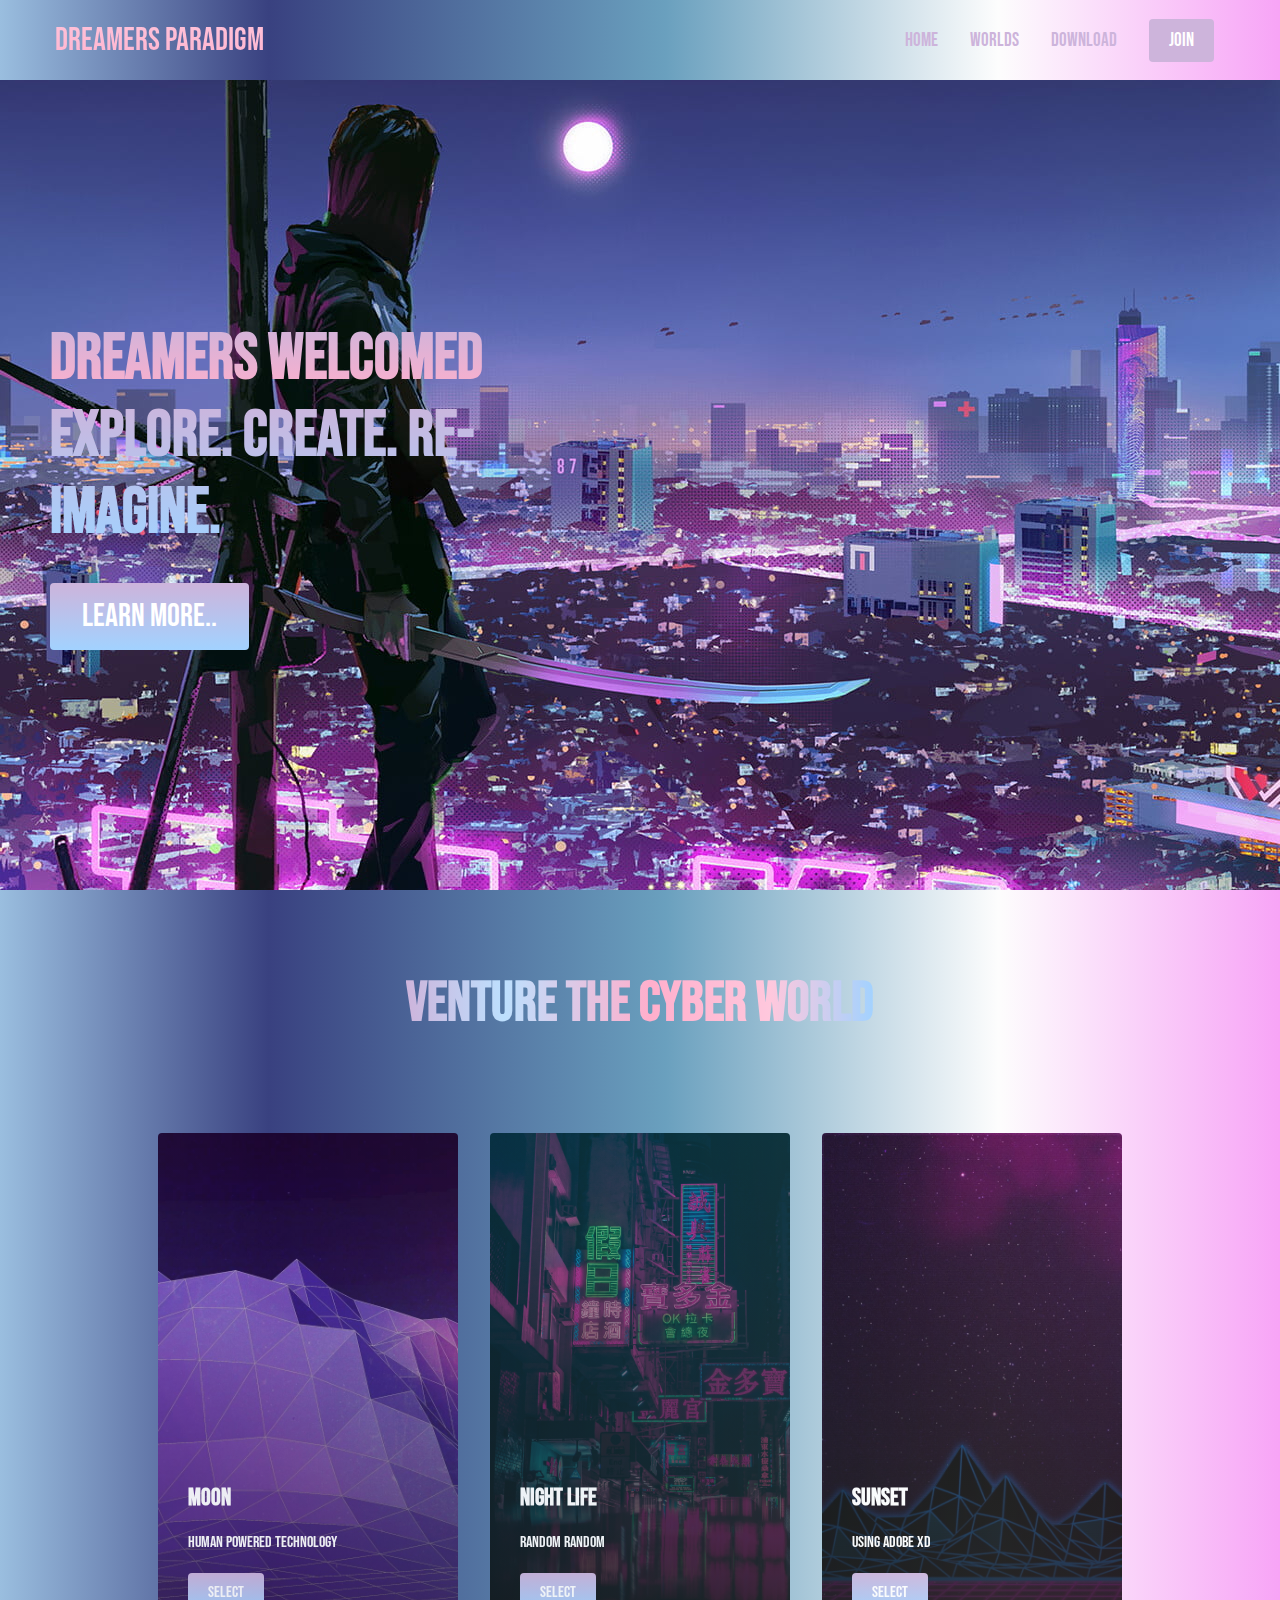
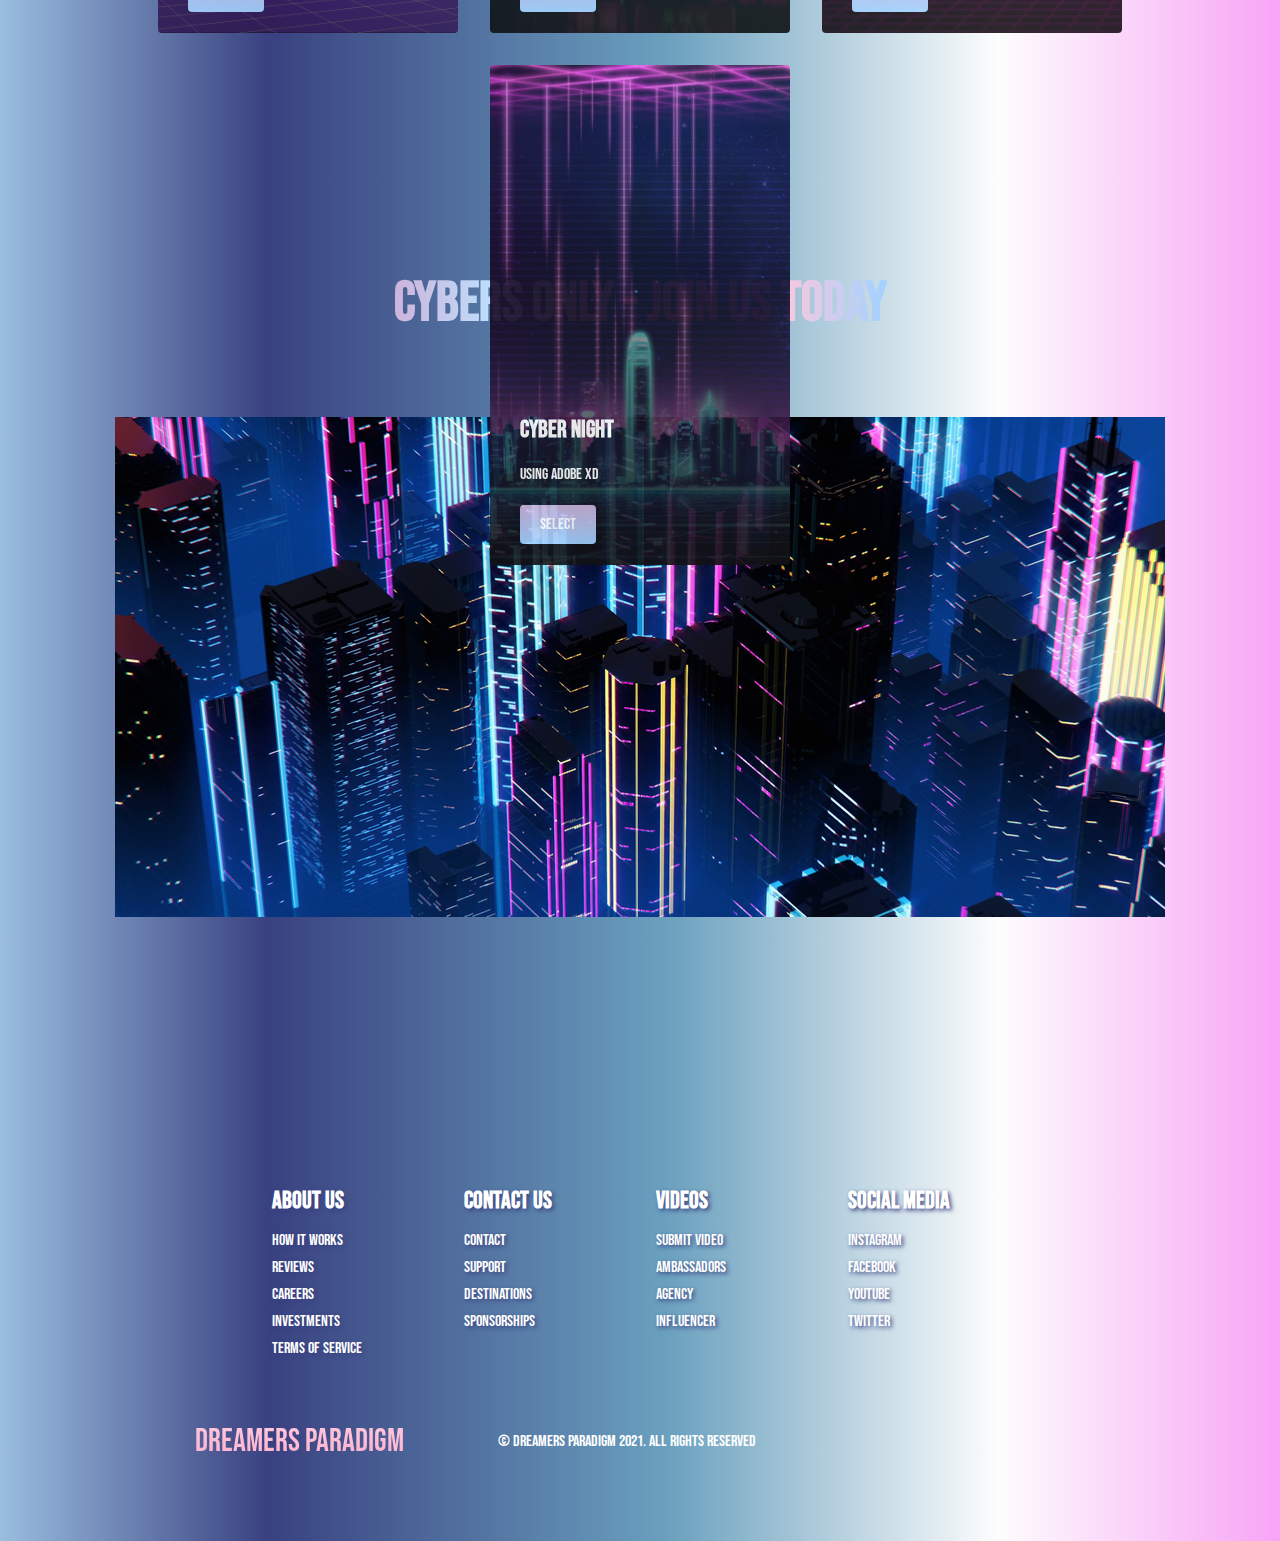
<file: index.html>
<!DOCTYPE html>
<html lang="en">

<head>
    <meta charset="UTF-8">
    <meta http-equiv="X-UA-Compatible" content="IE=edge">
    <meta name="viewport" content="width=device-width, initial-scale=1.0">

    <title>Dreamers Paradigm</title>

    <link rel="stylesheet" href="style.css">

    <link rel="shortcut icon" type="images/ico" href="images/favicon.ico" />

    <link rel="stylesheet" href="https://use.fontawesome.com/releases/v5.15.4/css/all.css"
        integrity="sha384-DyZ88mC6Up2uqS4h/KRgHuoeGwBcD4Ng9SiP4dIRy0EXTlnuz47vAwmeGwVChigm" crossorigin="anonymous">

</head>

<body>
    <!-- SECTION nav -->
    <section id="home"></section>
    <nav class="navbar">
        <div class="navbar-container">
            <a href="index.html" id="navbar-logo"><i class="fas fa-cloud"></i>&nbsp;Dreamers Paradigm</a>
            <div class="navbar-toggle" id="mobile-menu">
                <span class="bar"></span>
                <span class="bar"></span>
                <span class="bar"></span>
            </div>
            <!--NOTE this div is what we will target in JS for the functioning mobile menu-->
            <ul class="navbar-menu">
                <li class="navbar-item">
                    <a href="#home" class="navbar-links"> Home </a>
                </li>
                <li class="navbar-item">
                    <a href="#worlds" class="navbar-links"> Worlds </a>
                </li>
                <li class="navbar-item">
                    <a href="dream.html" class="navbar-links"> Download </a>
                </li>
                <li class="navbar-btn">
                    <a href="#" class="button"> Join</a>
                </li>
            </ul>
        </div>
    </nav>

    <!-- SECTION hero -->
    <div class="main">
        <div class="main-container">
            <div class="main-content">
                <h1>Dreamers welcomed</h1>
                <h2>EXPLORE. CREATE. RE-IMAGINE.</h2>
                <!-- <p>See all the possibilities</p> -->
                <button class="main-btn"><a href="about.html">Learn more..</a></button>
            </div>
            <!-- <div class="main-img-container">
                <img src="images/cloudy-removebg-preview.png" alt="mainCloud" class="main-img">
            </div> -->
        </div>
    </div>

    <!-- SECTION services -->
    <section id="worlds"></section>
    <div class="services">
        <h1>Venture the cyber world</h1>
        <div class="services-container">
            <div class="services-card">
                <h2>Moon</h2>
                <p>Human powered technology</p>
                <button><a href="#">Select</a></button>
            </div>
            <div class="services-card">
                <h2>Night life</h2>
                <p>Random Random</p>
                <button><a href="#">Select</a></button>
            </div>
            <div class="services-card">
                <h2>Sunset</h2>
                <p>Using adobe XD</p>
                <button><a href="#">Select</a></button>
            </div>
            <div class="services-card">
                <h2>Cyber Night</h2>
                <p>Using adobe XD</p>
                <button><a href="#">Select</a></button>
            </div>
        </div>
    </div>

    <div class="aside">
        <h1>Cybers only - Join us today</h1>
        <div class="aside-container">
            <div class="aside-img">
                <!-- <img src="images/nightS.jpg" alt="nightImage"> -->
            </div>
        </div>
    </div>


    <!-- Footer Section -->
    <div class="footer-container">
        <div class="footer-links">
            <div class="footer-link-wrapper">
                <div class="footer-link-items">
                    <h2>About Us</h2>
                    <a href="/sign__-up">How it works</a>
                    <a href="/">Reviews</a>
                    <a href="/">Careers</a>
                    <a href="/">Investments</a>
                    <a href="/">Terms of Service</a>
                </div>
                <div class="footer-link-items">
                    <h2>Contact Us</h2>
                    <a href="/">Contact</a>
                    <a href="/">Support</a>
                    <a href="/">Destinations</a>
                    <a href="/">Sponsorships</a>
                </div>
            </div>
            <div class="footer-link-wrapper">
                <div class="footer-link-items">
                    <h2>Videos</h2>
                    <a href="/">Submit Video</a>
                    <a href="/">Ambassadors</a>
                    <a href="/">Agency</a>
                    <a href="/">Influencer</a>
                </div>
                <div class="footer-link-items">
                    <h2>Social Media</h2>
                    <a href="/">Instagram</a>
                    <a href="/">Facebook</a>
                    <a href="/">Youtube</a>
                    <a href="/">Twitter</a>
                </div>
            </div>
        </div>
        <section class="social-media">
            <div class="social-media-wrap">
                <div class="footer-logo">
                    <a href="index.html" id="navbar-logo"><i class="fas fa-cloud"></i>&nbsp;Dreamers Paradigm</a>
                </div>
                <p class="website-rights">© dreamers paradigm 2021. All rights reserved</p>
                <div class="social-icons">
                    <a class="social-icon-link" href="/" target="_blank" aria-label="Facebook">
                        <i class="fab fa-facebook"></i>
                    </a>
                    <a class="social-icon-link" href="/" target="_blank" aria-label="Instagram">
                        <i class="fab fa-instagram"></i>
                    </a>
                    <a class="social-icon-link"
                        href="//www.youtube.com/channel/UCsKsymTY_4BYR-wytLjex7A?view_as=subscriber" target="_blank"
                        aria-label="Youtube">
                        <i class="fab fa-youtube"></i>
                    </a>
                    <a class="social-icon-link" href="/" target="_blank" aria-label="Twitter">
                        <i class="fab fa-twitter"></i>
                    </a>
                    <a class="social-icon-link" href="/" target="_blank" aria-label="LinkedIn">
                        <i class="fab fa-linkedin"></i>
                    </a>
                </div>
            </div>
        </section>
    </div>

    <audio controls autoplay loop hidden>
        <source src="Octavian x Skepta - Papi Chulo (Instrumental).mp3" type="audio/mpeg">
    </audio>

    <script>
        alert("! music is played on this webpage !");
    </script>
    <script src="script.js"></script>
</body>

</html>
</file>
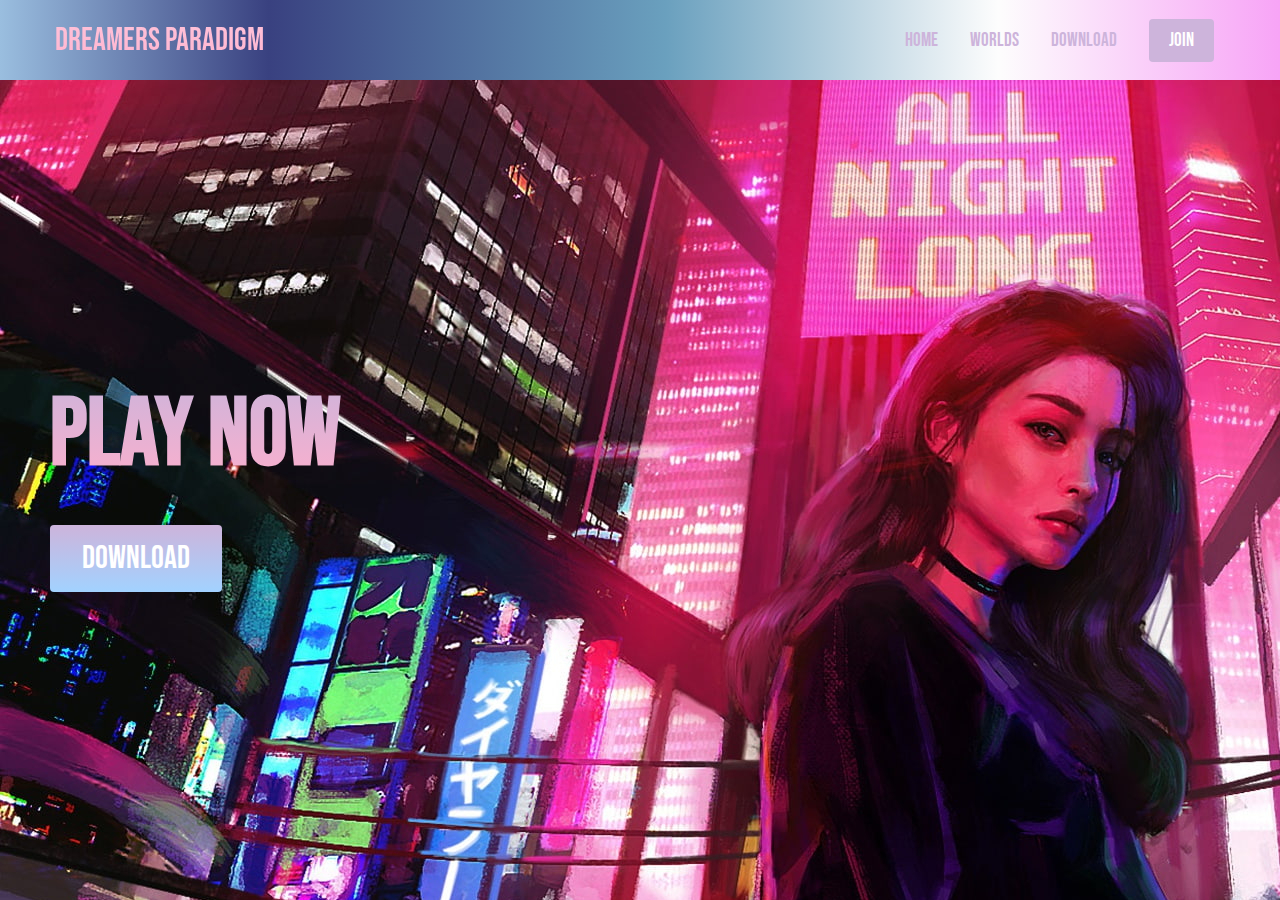
<file: dream.html>
<!DOCTYPE html>
<html lang="en">
  <head>
    <meta charset="UTF-8" />
    <meta name="viewport" content="width=device-width, initial-scale=1.0" />
    <title>Dreamers Paradigm</title>

    <link rel="stylesheet" href="style2.css" />

    <link rel="shortcut icon" type="images/ico" href="images/favicon.ico" />

    <link rel="stylesheet" href="https://use.fontawesome.com/releases/v5.15.4/css/all.css"
    integrity="sha384-DyZ88mC6Up2uqS4h/KRgHuoeGwBcD4Ng9SiP4dIRy0EXTlnuz47vAwmeGwVChigm" crossorigin="anonymous">

  </head>

  <body>
    <nav class="navbar">
      <div class="navbar-container">
        <a href="index.html" id="navbar-logo"><i class="fas fa-cloud"></i>&nbsp;Dreamers Paradigm</a>
        <div class="navbar-toggle" id="mobile-menu">
          <span class="bar"></span> 
          <span class="bar"></span>
          <span class="bar"></span>
        </div>
        <ul class="navbar-menu">
          <li class="navbar-item">
            <a href="index.html" class="navbar-links">Home</a>
          </li>
          <li class="navbar-item">
            <a href="#" class="navbar-links">Worlds</a>
          </li>
          <li class="navbar-item">
            <a href="dream.html" class="navbar-links"> Download </a>
        </li>
          <li class="navbar-btn">
            <a href="#" class="button">Join</a>
          </li>
        </ul>
      </div>
    </nav>

    <div class="main">
      <div class="main-container">
        <div class="main-content">
          <h1>Play now</h1>
          <!-- <p>A.I Technologies</p> -->
          <button class="main-btn"><a href="#">Download</a></button>
        </div>
        <div class="main-img-container">
          <!-- <img id="main-img" src="images/pic2.jpg" /> -->
        </div>
      </div>
    </div>

    <script src="script.js"></script>
  </body>
</html>
</file>
<file: style.css>
@import url('https://fonts.googleapis.com/css2?family=Rampart+One&display=swap');
/* header/logo font-family: 'Rampart One', cursive; */
@import url('https://fonts.googleapis.com/css2?family=Caveat:wght@500&display=swap');
/* italic notes font-family: 'Caveat', cursive; */
@import url('https://fonts.googleapis.com/css2?family=Jua&display=swap');
/* bold font font-family: 'Jua', sans-serif; */
@import url('https://fonts.googleapis.com/css2?family=Cutive+Mono&display=swap');
/* font-family: 'Cutive Mono', monospace; */
@import url('https://fonts.googleapis.com/css2?family=Bebas+Neue&display=swap');
/* font-family: 'Bebas Neue', cursive; */


* {
    box-sizing: border-box;
    margin: 0;
    padding: 0;
    font-family: 'Bebas Neue', cursive;
}

body {
    background-image: url(images/wallpaperflare.com_wallpaper\ \(1\).jpg);
}

#navbar-logo {
    font-family: 'Bebas Neue', cursive;
}

.navbar {
    background-image: linear-gradient(to right, #F7A4F6 0%, #9ABEDF 0%, #394180 21%,  #6AA0BE 52%, #FDFDFD 78%, #F7A4F6 100% );
    height: 80px;
    display: flex; /*NOTE puts items onto a row*/
    justify-content: center;
    align-items: center;
    /* NOTE  1 rem is equivalent to 16px*/
    font-size: 1.2rem;
    position: sticky;
    top: 0;
    /* NOTE #999 is used to ensure that no matter where you are on the site that this element will always remain above */
    z-index: 999;
}

.navbar-container {
    display: flex;
    justify-content: space-between;
    height: 80px;
    z-index: 1;
    width: 100%;
    max-width: 1300px;
    margin: 0 auto;
    padding: 0 50px;
}

#navbar-logo {
    /* FIXME change colors */
    background-color: #cdb4db;
    background-image: linear-gradient(to top, #ffafcc 0%, #ffc8dd 100%);
    background-size: 100%;
    -webkit-background-clip: text;
    -moz-background-clip: text;
    -webkit-text-fill-color: transparent;
    -moz-text-fill-color: transparent;
    display: flex;
    align-items: center;
    /* NOTE creates hand motion when an element is hovered over */
    cursor: pointer;
    text-decoration: none;
    font-size: 2rem;
}

.navbar-menu {
    display: flex;
    align-items: center;
    list-style-type: none;
    text-align: center;
}

.navbar-item {
    height: 80px;
}

.navbar-links {
    color: #cdb4db;
    display: flex;
    align-items: center;
    justify-content: center;
    text-decoration: none;
    padding: 0 1rem;
    height: 100%;
}

.navbar-btn {
    display: flex;
    justify-content: center;
    align-items: center;
    padding: 0 1rem;
    width: 100%;
}

.button {
    display: flex;
    justify-content: center;
    align-items: center;
    text-decoration: none;
    padding: 10px 20px;
    height: 100%;
    width: 100%;
    border: none;
    outline: none;
    border-radius: 4px;
    /* FIXME colors */
    background: #cdb4db;
    color: #fff;
}

/* FIXME colors */

.button:hover {
    background: #a2d2ff;
    transition: all 0.3s ease;
}

.navbar-links:hover {
    color: #bde0fe;
    transition: all 0.3s ease;
}

@media screen and (max-width: 960px) {
    .navbar-container {
        display: flex;
        justify-content: space-between;
        height: 80px;
        z-index: 1;
        width: 100%;
        max-width: 1300px;
        padding: 0;
    }

    .navbar-menu {
        display: grid;
        grid-template-columns: auto;
        margin: 0;
        width: 100%;
        position: absolute;
        /* NOTE ensures that the navbar menu will never be seen */
        top: -1000px;
        opacity: 0;
        transition: all 0.5s ease;
        height: 50vh;
        z-index: -1;
        background: #131313;
    }

    .navbar-menu.active {
        background: #131313;
        top: 100%;
        opacity: 1;
        transition: all 0.5s ease;
        z-index: 99;
        height: 50vh;
        font-size: 1.6rem;
    }

    #navbar-logo {
        padding-left: 25px;
    }

    .navbar-toggle .bar {
        width: 25px;
        height: 3px;
        margin: 5px auto;
        transition: all 0.3s ease-in-out;
        background: #fff;
    }

    .navbar-item {
        width: 100%;
    }

    .navbar-links {
        text-align: center;
        padding: 2rem;
        width: 100%;
        display: table;
    }

    #mobile-menu {
        position: absolute;
        top: 20%;
        right: 5%;
        transform: translate(5%,20%);
    }

    .navbar-btn {
        padding-bottom: 2rem;
    }

    .button {
        display: flex;
        justify-content: center;
        align-items: center;
        width: 80%;
        height: 80px;
        margin: 0;
    }
/* NOTE creates a bar on the right side */
    .navbar-toggle .bar {
        display: block;
        cursor: pointer;
    }

/* REVIEW */
/* NOTE creates animation for the mobile menu */
    /* NOTE targets the second child */
    #mobile-menu.is-active .bar:nth-child(2){
        opacity: 0;

    }
    #mobile-menu.is-active .bar:nth-child(1){
        transform: translateY(8px) rotate(45deg);
        
    }
    #mobile-menu.is-active .bar:nth-child(3){
        transform: translateY(-8px) rotate(-45deg);
        
    }
}

/* SECTION hero */

/* .main {
    background-color: #cdb4db;
} */

.main-container {
    display: grid;
    grid-template-columns: 1fr 1fr;
    align-items: center;
    justify-self: center;
    height: 90vh;
    /* background-color: #cdb4db; */
    z-index: 1;
    width: 100%;
    max-width: 1300px;
    padding: 0 50px;
}

.main-content h1 {
    font-size: 4rem;
    background-color: #bde0fe;
    background-image: linear-gradient(to top, #ffafcc 0%, #cdb4db 100%);
    background-size: 100%;
    -webkit-background-clip: text;
    -moz-background-clip: text;
    -webkit-text-fill-color: transparent;
    -moz-text-fill-color: transparent;
}

.main-content h1:hover, .main-content h1:active {
  font-size: 5rem;
}

.main-content h2 {
    font-size: 4rem;
    background-color: #bde0fe;
    background-image: linear-gradient(to top, #a2d2ff 0%, #cdb4db 100%);
    background-size: 100%;
    -webkit-background-clip: text;
    -moz-background-clip: text;
    -webkit-text-fill-color: transparent;
    -moz-text-fill-color: transparent;
}

.main-content h2:hover, .main-content h2:active {
  font-size: 5rem;
}

/* .main-content p {
    margin-top: 1rem;
    font-size: 2rem;
    font-weight: 700;
    color: white;
}

.main-content p:hover, .main-content p:active {
  font-size: 2rem;
} */

.main-btn {
    font-size: 2rem;
    background-image: linear-gradient(to top, #a2d2ff 0%, #cdb4db 100%);
    padding: 14px 32px; 
    border: none;
    border-radius: 4px;
    color: #fff;
    margin-top: 2rem;
    cursor: pointer;
    position: relative;
    transition: all 0.35s;
    outline: none;
}

/* NOTE removes underline */
.main-btn a {
    position: relative;
    z-index: 2;
    color: #fff;
    text-decoration: none;
}

.main-btn:after {
    position: absolute;
    content: '';
    top: 0;
    left: 0;
    width: 0;
    height: 100%;
    background: #a2d2ff;
    transition: all 0.35s;
    border-radius: 4px;
}

.main-btn:hover {
    color: #fff;
}

.main-btn:hover:after {
    width: 100%;
}

.main-img-container {
    text-align: center;
}

#main-img {
    height: 80%;
    width: 80%;
}

/* Mobile Responsiveness */
@media screen and (max-width: 768px) {
    .main-container {
        display: grid;
        grid-template-columns: auto;
        align-items: center;
        justify-self: center;
        width: 100%;
        margin: 0 auto;
        height: 90vh;
    }

    .main-content {
        text-align: center;
        margin-bottom: 4rem;
    }

    .main-content h1 {
        font-size: 2.5rem;
        margin-top: 2rem;
    }

    .main-content h2 {
        font-size: 3rem;
    }

    .main-content p {
        margin-top: 1rem;
        font-size: 1.5rem;
    }
}

/* NOTE this is for smaller screens */
@media screen and (max-width: 480px) {
    .main-content h1 {
        font-size: 2rem;
        margin-top: 3rem;
    }

    .main-content h2 {
        font-size: 2rem;
    }

    .main-content p {
        margin-top: 2rem;
        font-size: 1.5rem;
    }

    .main-btn {
        padding: 12px 36px;
        margin: 2.5rem 0;
    }
}

.main-img-container img {
    width: 140%;
    height: 200%;
}

/* SECTION services */

.services {
    background-image: linear-gradient(to right, #F7A4F6 0%, #9ABEDF 0%, #394180 21%,  #6AA0BE 52%, #FDFDFD 78%, #F7A4F6 100% );
    display: flex;
    flex-direction: column;
    align-items: center;
    height: 100vh;
}

.services h1 {
    background-color: #ff8177;
    background-image: linear-gradient(to right, #a2d2ff 0%, #cdb4db 0%, #bde0fe 21%,  #ffafcc 52%, #ffc8dd 78%, #a2d2ff 100% );
    background-size: 100%;
    margin-top: 5rem;
    margin-bottom: 5rem;
    font-size: 3.5rem;
    -webkit-background-clip: text;
    -moz-background-clip: text;
    -webkit-text-fill-color: transparent;
    -moz-text-fill-color: transparent;
}

.services h1:hover, .services h1:active {
  font-size: 4rem;
}

.services-container {
    display: flex;
    justify-content: center;
    flex-wrap: wrap;
}

.services-card {
    margin: 1rem;
    /* height: 525px;
    width: 400px; */
    height: 500px;
    width: 300px;
    border-radius: 4px;
    /* NOTE background to make it darker so users can read text */
    background-image: linear-gradient(
        to bottom,
        rgba(0, 0, 0, 0) 0%,
        rgba(17, 17, 17, 0.6) 100%
      ),
      url('/images/nightSun.jpg');
      background-size: cover;
      /* NOTE to position the text where you want it */
      position: relative;
      color: #fff;
}

.services-card {
    opacity: 0.9;
}

.services-card:nth-child(2) {
    background-image: linear-gradient(
        to bottom,
        rgba(0, 0, 0, 0) 0%,
        rgba(17, 17, 17, 0.9) 100%
      ),
      url('/images/sean-foley-qwlkNzlDf5I-unsplash.jpg');
}

.services-card:nth-child(3) {
    background-image: linear-gradient(
        to bottom,
        rgba(0, 0, 0, 0) 0%,
        rgba(17, 17, 17, 0.9) 100%
      ),
      url('/images/brightSun.jpg');
}

.services-card:nth-child(4) {
    background-image: linear-gradient(
        to bottom,
        rgba(0, 0, 0, 0) 0%,
        rgba(17, 17, 17, 0.9) 100%
      ),
      url('/images/vapoR.jpg');
}

.services-card h2 {
    position: absolute;
    /* NOTE brings it down to #px */
    top: 350px;
    left: 30px;
}

.services-card p {
    position: absolute;
    top: 400px;
    left: 30px;
}

.services-card button {
    color: #fff;
    padding: 10px 20px;
    border: none;
    outline: none;
    border-radius: 4px;
    background-image: linear-gradient(to top, #a2d2ff 0%, #cdb4db 100%);
    position: absolute;
    top: 440px;
    left: 30px;
    font-size: 1rem;
}

.services-card button:hover {
    cursor: pointer;
}

/* NOTE removes underline */
.services-card button a {
  position: relative;
  z-index: 2;
  color: #fff;
  text-decoration: none;
}

/* NOTE effect increases size when hovered */
.services-card:hover {
    transform: scale(1.075);
    transition: 0.2s ease-in;
    cursor: pointer;
}

@media screen and (max-width: 960px) {
    .services {
      height: 1600px;
    }
  
    .services h1 {
      font-size: 2rem;
      margin-top: 12rem;
    }
  }
   /* NOTE for smaller screen */
  @media screen and (max-width: 480px) {
    .services {
      height: 1400px;
    }
  
    .services h1 {
      font-size: 1.2rem;
    }
  
    .services-card {
      width: 300px;
    }
  }

  /* SECTION aside */
  /* FIXME */
  .aside {
    background-image: linear-gradient(to right, #F7A4F6 0%, #9ABEDF 0%, #394180 21%,  #6AA0BE 52%, #FDFDFD 78%, #F7A4F6 100%);
    display: flex;
    flex-direction: column;
    align-items: center;
    height: 100vh;
}

.aside h1 {
    background-color: #ff8177;
    background-image: linear-gradient(to right, #a2d2ff 0%, #cdb4db 0%, #bde0fe 21%,  #ffafcc 52%, #ffc8dd 78%, #a2d2ff 100% );
    background-size: 100%;
    margin-top: 5rem;
    margin-bottom: 5rem;
    font-size: 3.5rem;
    -webkit-background-clip: text;
    -moz-background-clip: text;
    -webkit-text-fill-color: transparent;
    -moz-text-fill-color: transparent;
}

.aside h1:hover, .aside h1:active {
  font-size: 4rem;
}

/* .aside-container {
} */

/* NOTE for image and hover */
.aside-img {
  background-image: url(images/nightS_1050x500.jpg);
  height: 500px;
  width: 1050px;
}

.aside-img:hover {
  background-image: url(images/personView_1050x500.jpg);
  transition: 0.2s ease-in;
  cursor: pointer;
}


  @media screen and (max-width: 960px) {
    .aside {
      height: 1600px;
    }
  
    .aside h1 {
      font-size: 2rem;
      margin-top: 12rem;
    }
  }
  
  @media screen and (max-width: 480px) {
    .aside {
      height: 1400px;
    }
  
    .aside h1 {
      font-size: 1.2rem;
    }

    .aside-img {
      width: 300px;
    }

    .aside-img:hover {
      width: 300px;
    }
  }


  /* SECTION footer */

.footer-container {
    background-image: linear-gradient(to right, #F7A4F6 0%, #9ABEDF 0%, #394180 21%,  #6AA0BE 52%, #FDFDFD 78%, #F7A4F6 100% );
    padding: 5rem 0;
    display: flex;
    flex-direction: column;
    justify-content: center;
    align-items: center;
    /* margin-top: 300px; */
  }
  
  #footer-logo {
    color: #fff;
    display: flex;
    align-items: center;
    cursor: pointer;
    text-decoration: none;
    font-size: 2rem;
  }
  
  .footer-links {
    width: 100%;
    max-width: 1000px;
    display: flex;
    justify-content: center;
  }
  
  .footer-link-wrapper {
    display: flex;
  }
  
  .footer-link-items {
    display: flex;
    flex-direction: column;
    align-items: flex-start;
    margin: 16px;
    text-align: left;
    width: 160px;
    box-sizing: border-box;
  }
  
  .footer-link-items h2 {
    margin-bottom: 16px;
  }
  
  
  .footer-link-items > h2 {
    color: #fff;
    text-shadow: 2px 2px 4px #394180;
  }
  
  .footer-link-items a {
    color: #fff;
    text-decoration: none;
    margin-bottom: 0.5rem;
    text-shadow: 2px 2px 4px #394180;
  }
  
  .footer-link-items a:hover {
    color: #a2d2ff;
    transition: 0.3s ease-out;
  }
  
  /* SECTION social */

  .social-icon-link {
    color: #fff;
    font-size: 24px;
  }
  
  .social-media {
    max-width: 1000px;
    width: 100%;
  }
  
  .social-media-wrap {
    display: flex;
    justify-content: space-between;
    align-items: center;
    width: 90%;
    max-width: 1000px;
    margin: 40px auto 0 auto;
  }
  
  .social-icons {
    display: flex;
    justify-content: space-between;
    align-items: center;
    width: 240px;
  }
  
  .social-logo {
    color: #fff;
    justify-self: start;
    margin-left: 20px;
    cursor: pointer;
    text-decoration: none;
    font-size: 2rem;
    display: flex;
    align-items: center;
    margin-bottom: 16px;
  }
  
  .website-rights {
    color: #fff;
  }
  
  @media screen and (max-width: 820px) {
    .footer-links {
      padding-top: 2rem;
    }
  
    #footer-logo {
      margin-bottom: 2rem;
    }
  
    .website-rights {
      margin-bottom: 2rem;
    }
  
    .footer-link-wrapper {
      flex-direction: column;
    }
  
    .social-media-wrap {
      flex-direction: column;
    }
  }
  
  @media screen and (max-width: 480px) {
    .footer-link-items {
      margin: 0;
      padding: 10px;
      width: 100%;
    }
  }

  /* SECTION custom scroll bar */

  /* width */
::-webkit-scrollbar {
  width: 15px;
}

/* Track */
::-webkit-scrollbar-track {
  box-shadow: inset 0 0 5px grey;
  border-radius: 10px;
}

/* Handle */
::-webkit-scrollbar-thumb {
  background: #394180;
  border-radius: 10px;
}

/* Handle on hover */
::-webkit-scrollbar-thumb:hover {
  background: #6AA0BE;
}
</file>
<file: style2.css>
@import url('https://fonts.googleapis.com/css2?family=Rampart+One&display=swap');
/* header/logo font-family: 'Rampart One', cursive; */
@import url('https://fonts.googleapis.com/css2?family=Caveat:wght@500&display=swap');
/* italic notes font-family: 'Caveat', cursive; */
@import url('https://fonts.googleapis.com/css2?family=Jua&display=swap');
/* bold font font-family: 'Jua', sans-serif; */
@import url('https://fonts.googleapis.com/css2?family=Cutive+Mono&display=swap');
/* font-family: 'Cutive Mono', monospace; */
@import url('https://fonts.googleapis.com/css2?family=Bebas+Neue&display=swap');
/* font-family: 'Bebas Neue', cursive; */


* {
    box-sizing: border-box;
    margin: 0;
    padding: 0;
    font-family: 'Bebas Neue', cursive;
}

body {
    background-image: url(images/wallpaperflare.com_wallpaper.jpg);
}

#navbar-logo {
    font-family: 'Bebas Neue', cursive;
}

.navbar {
    background-image: linear-gradient(to right, #F7A4F6 0%, #9ABEDF 0%, #394180 21%,  #6AA0BE 52%, #FDFDFD 78%, #F7A4F6 100% );
    height: 80px;
    display: flex; /*NOTE puts items onto a row*/
    justify-content: center;
    align-items: center;
    /* NOTE  1 rem is equivalent to 16px*/
    font-size: 1.2rem;
    position: sticky;
    top: 0;
    /* NOTE #999 is used to ensure that no matter where you are on the site that this element will always remain above */
    z-index: 999;
}

.navbar-container {
    display: flex;
    justify-content: space-between;
    height: 80px;
    z-index: 1;
    width: 100%;
    max-width: 1300px;
    margin: 0 auto;
    padding: 0 50px;
}

#navbar-logo {
    /* FIXME change colors */
    background-color: #cdb4db;
    background-image: linear-gradient(to top, #ffafcc 0%, #ffc8dd 100%);
    background-size: 100%;
    -webkit-background-clip: text;
    -moz-background-clip: text;
    -webkit-text-fill-color: transparent;
    -moz-text-fill-color: transparent;
    display: flex;
    align-items: center;
    /* NOTE creates hand motion when an element is hovered over */
    cursor: pointer;
    text-decoration: none;
    font-size: 2rem;
}

.navbar-menu {
    display: flex;
    align-items: center;
    list-style-type: none;
    text-align: center;
}

.navbar-item {
    height: 80px;
}

.navbar-links {
    color: #cdb4db;
    display: flex;
    align-items: center;
    justify-content: center;
    text-decoration: none;
    padding: 0 1rem;
    height: 100%;
}

.navbar-btn {
    display: flex;
    justify-content: center;
    align-items: center;
    padding: 0 1rem;
    width: 100%;
}

.button {
    display: flex;
    justify-content: center;
    align-items: center;
    text-decoration: none;
    padding: 10px 20px;
    height: 100%;
    width: 100%;
    border: none;
    outline: none;
    border-radius: 4px;
    /* FIXME colors */
    background: #cdb4db;
    color: #fff;
}

/* FIXME colors */

.button:hover {
    background: #a2d2ff;
    transition: all 0.3s ease;
}

.navbar-links:hover {
    color: #bde0fe;
    transition: all 0.3s ease;
}

@media screen and (max-width: 960px) {
    .navbar-container {
        display: flex;
        justify-content: space-between;
        height: 80px;
        z-index: 1;
        width: 100%;
        max-width: 1300px;
        padding: 0;
    }

    .navbar-menu {
        display: grid;
        grid-template-columns: auto;
        margin: 0;
        width: 100%;
        position: absolute;
        /* NOTE ensures that the navbar menu will never be seen */
        top: -1000px;
        opacity: 0;
        transition: all 0.5s ease;
        height: 50vh;
        z-index: -1;
        background: #131313;
    }

    .navbar-menu.active {
        background: #131313;
        top: 100%;
        opacity: 1;
        transition: all 0.5s ease;
        z-index: 99;
        height: 50vh;
        font-size: 1.6rem;
    }

    #navbar-logo {
        padding-left: 25px;
    }

    .navbar-toggle .bar {
        width: 25px;
        height: 3px;
        margin: 5px auto;
        transition: all 0.3s ease-in-out;
        background: #fff;
    }

    .navbar-item {
        width: 100%;
    }

    .navbar-links {
        text-align: center;
        padding: 2rem;
        width: 100%;
        display: table;
    }

    #mobile-menu {
        position: absolute;
        top: 20%;
        right: 5%;
        transform: translate(5%,20%);
    }

    .navbar-btn {
        padding-bottom: 2rem;
    }

    .button {
        display: flex;
        justify-content: center;
        align-items: center;
        width: 80%;
        height: 80px;
        margin: 0;
    }
/* NOTE creates a bar on the right side */
    .navbar-toggle .bar {
        display: block;
        cursor: pointer;
    }

/* REVIEW */
/* NOTE creates animation for the mobile menu */
    /* NOTE targets the second child */
    #mobile-menu.is-active .bar:nth-child(2){
        opacity: 0;

    }
    #mobile-menu.is-active .bar:nth-child(1){
        transform: translateY(8px) rotate(45deg);
        
    }
    #mobile-menu.is-active .bar:nth-child(3){
        transform: translateY(-8px) rotate(-45deg);
        
    }
}

/* SECTION hero */

.main {
    /* background-color: #cdb4db; */
}

.main-container {
    display: grid;
    grid-template-columns: 1fr 1fr;
    align-items: center;
    justify-self: center;
    height: 90vh;
    /* background-color: #cdb4db; */
    z-index: 1;
    width: 100%;
    max-width: 1300px;
    padding: 0 50px;
}

.main-content h1 {
    font-size: 6rem;
    background-color: #bde0fe;
    background-image: linear-gradient(to top, #ffafcc 0%, #cdb4db 100%);
    background-size: 100%;
    -webkit-background-clip: text;
    -moz-background-clip: text;
    -webkit-text-fill-color: transparent;
    -moz-text-fill-color: transparent;
}

.main-content h1:hover, .main-content h1:active {
    font-size: 7rem;
  }

.main-btn {
    font-size: 2rem;
    background-image: linear-gradient(to top, #a2d2ff 0%, #cdb4db 100%);
    padding: 14px 32px; 
    border: none;
    border-radius: 4px;
    color: #fff;
    margin-top: 2rem;
    cursor: pointer;
    position: relative;
    transition: all 0.35s;
    outline: none;
}

/* NOTE removes underline */
.main-btn a {
    position: relative;
    z-index: 2;
    color: #fff;
    text-decoration: none;
}

.main-btn:after {
    position: absolute;
    content: '';
    top: 0;
    left: 0;
    width: 0;
    height: 100%;
    background: #a2d2ff;
    transition: all 0.35s;
    border-radius: 4px;
}

.main-btn:hover {
    color: #fff;
}

.main-btn:hover:after {
    width: 100%;
}

/* Mobile Responsiveness */
@media screen and (max-width: 768px) {
    .main-container {
        display: grid;
        grid-template-columns: auto;
        align-items: center;
        justify-self: center;
        width: 100%;
        margin: 0 auto;
        height: 90vh;
    }

    .main-content {
        text-align: center;
        margin-bottom: 4rem;
    }

    .main-content h1 {
        font-size: 2.5rem;
        margin-top: 2rem;
    }

}

/* NOTE this is for smaller screens */
@media screen and (max-width: 480px) {
    .main-content h1 {
        font-size: 2rem;
        margin-top: 3rem;
    }

    .main-btn {
        padding: 12px 36px;
        margin: 2.5rem 0;
    }
}

  /* SECTION custom scroll bar */

  /* width */
  ::-webkit-scrollbar {
    width: 15px;
  }
  
  /* Track */
  ::-webkit-scrollbar-track {
    box-shadow: inset 0 0 5px grey;
    border-radius: 10px;
  }
  
  /* Handle */
  ::-webkit-scrollbar-thumb {
    background: #394180;
    border-radius: 10px;
  }
  
  /* Handle on hover */
  ::-webkit-scrollbar-thumb:hover {
    background: #6AA0BE;
  }
</file>
